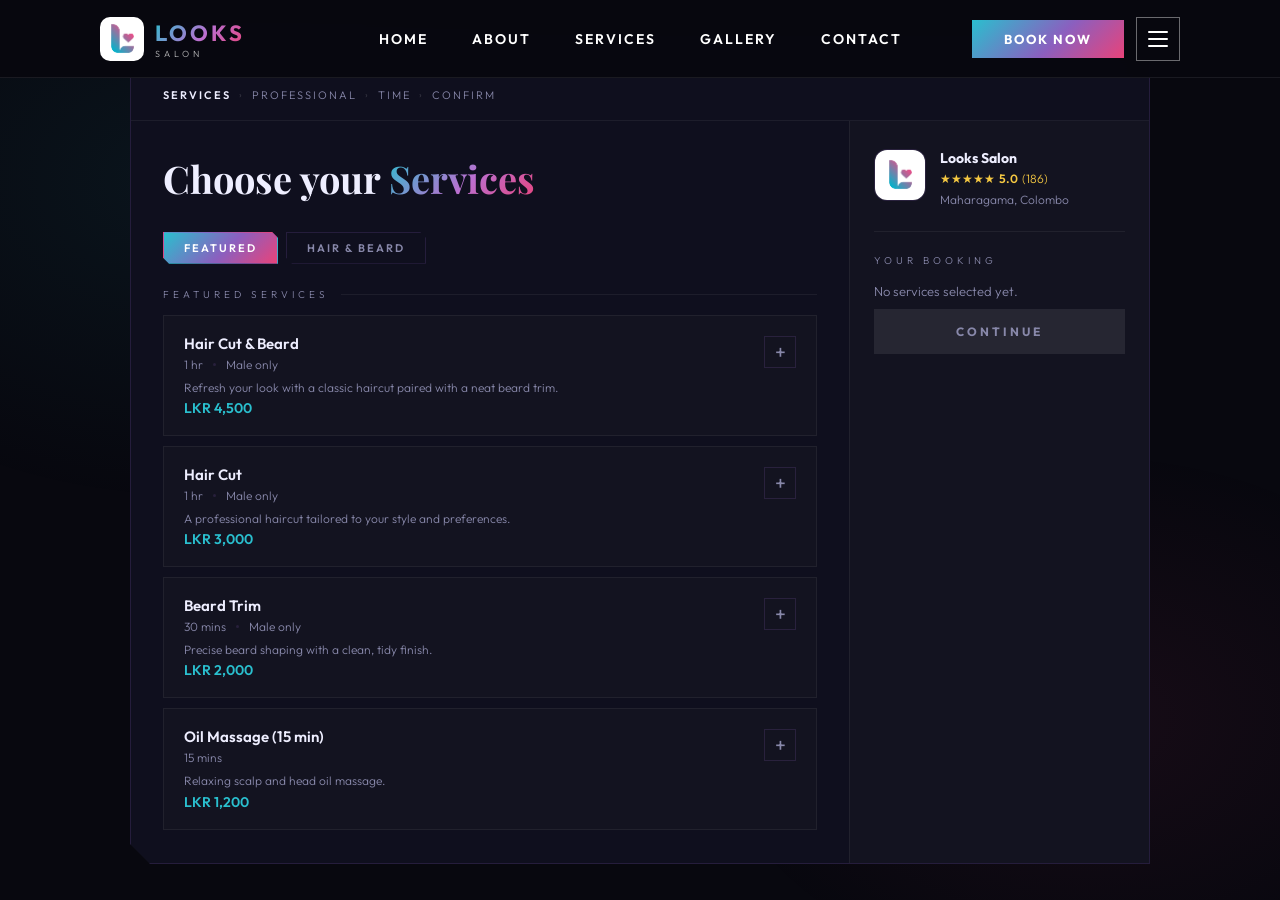
<file: booking.html>
<!DOCTYPE html>
<html lang="en">
<head>
<meta charset="UTF-8"/>
<meta name="viewport" content="width=device-width, initial-scale=1.0"/>
<title>Looks Salon — Book an Appointment</title>
<link href="https://fonts.googleapis.com/css2?family=Outfit:wght@200;300;400;500;600;700&family=Playfair+Display:ital,wght@0,400;0,700;1,400;1,600&display=swap" rel="stylesheet"/>
<link rel="stylesheet" href="styles/styles.css">
<link rel="stylesheet" href="styles/booking.css">
</head>
<body>

<!-- ══ NAV ══ -->
<nav id="mainNav">
  <div class="nav-inner">
  <!-- Logo left -->
  <a href="index.html" class="nav-logo">
    <div class="nav-logo-img">
      <img src="assets/images/logo.jpg" alt="Looks Salon Logo" width="65">
    </div>
    <div>
      <span class="nav-logo-text">LOOKS</span>
      <span class="nav-logo-sub">SALON</span>
    </div>
  </a>

  <!-- Links center -->
  <ul class="nav-links">
    <li><a href="index.html">Home</a></li>
    <li><a href="index.html#about">About</a></li>
    <li><a href="index.html#services">Services</a></li>
    <li><a href="index.html#gallery">Gallery</a></li>
    <li><a href="index.html#contact">Contact</a></li>
  </ul>

  <!-- Right actions: Book Now + Hamburger -->
  <div class="nav-actions">
    <a href="booking.html" class="nav-book">Book Now</a>
    <button class="nav-hamburger" id="hamburgerBtn" title="Menu">
      <span></span>
      <span></span>
      <span></span>
    </button>
  </div>
</nav>
<div class="nav-drawer-overlay" id="drawerOverlay"></div>
<div class="nav-drawer" id="navDrawer">
  <ul class="drawer-links">
    <li><a href="index.html">Home</a></li>
    <li><a href="index.html#about">About Us</a></li>
    <li><a href="index.html#services">Services</a></li>
    <li><a href="index.html#gallery">Gallery</a></li>
    <li><a href="index.html#contact">Contact</a></li>
  </ul>
  <a href="booking.html" class="drawer-book">Book Appointment</a>
</div>

<!-- ── BOOKING MODAL ── -->
<div class="modal" id="modal">

    <!-- Header -->
    <div class="modal-header">
      <div class="breadcrumb" id="breadcrumb">
        <span class="breadcrumb-step active" id="bc-0" onclick="goToStep(0)">Services</span>
        <span class="breadcrumb-sep">›</span>
        <span class="breadcrumb-step" id="bc-1" onclick="goToStep(1)">Professional</span>
        <span class="breadcrumb-sep">›</span>
        <span class="breadcrumb-step" id="bc-2" onclick="goToStep(2)">Time</span>
        <span class="breadcrumb-sep">›</span>
        <span class="breadcrumb-step" id="bc-3">Confirm</span>
      </div>
    </div>

    <div class="modal-body">
      <!-- Main pane -->
      <div class="modal-main" id="modalMain">
        <!-- Steps rendered by JS -->
      </div>

      <!-- Sidebar -->
      <div class="modal-sidebar">
        <div class="salon-card">
          <div class="salon-thumb"><img src="assets/images/logo.jpg" alt="Looks Salon Logo" width="65"></div>
          <div>
            <div class="salon-name">Looks Salon</div>
            <div class="salon-stars">
              <span>★★★★★</span>
              <span class="salon-rating">5.0</span>
              <span class="salon-reviews">(186)</span>
            </div>
            <div class="salon-addr">Maharagama, Colombo</div>
          </div>
        </div>

        <div class="summary-label">Your Booking</div>
        <div id="summaryItems">
          <div style="font-size:13px;color:var(--muted);margin-bottom:1rem">No services selected yet.</div>
        </div>

        <div class="summary-divider" id="summaryDivider" style="display:none;"></div>
        <div class="summary-total" id="summaryTotal" style="display:none;">
          <span>Total</span>
          <span class="summary-total-price" id="summaryTotalPrice"></span>
        </div>

        <button class="continue-btn" id="continueBtn" onclick="nextStep()" disabled>Continue</button>
      </div>
    </div>
  </div>

<script>
// ── DATA ──
const services = [
  { id:1, name:'Hair Cut & Beard', dur:'1 hr', gender:'Male only', desc:'Refresh your look with a classic haircut paired with a neat beard trim.', price:4500, featured:true },
  { id:2, name:'Hair Cut', dur:'1 hr', gender:'Male only', desc:'A professional haircut tailored to your style and preferences.', price:3000, featured:true },
  { id:3, name:'Beard Trim', dur:'30 mins', gender:'Male only', desc:'Precise beard shaping with a clean, tidy finish.', price:2000, featured:true },
  { id:4, name:'Oil Massage (15 min)', dur:'15 mins', gender:'', desc:'Relaxing scalp and head oil massage.', price:1200, featured:true },
  { id:5, name:'Beard Grey Cover', dur:'5 mins', gender:'Male only', desc:'Quick grey coverage for a youthful finish.', price:800, featured:false },
  { id:6, name:'Hair Colour', dur:'1.5 hrs', gender:'', desc:'Full hair colour treatment with premium products.', price:6500, featured:false },
  { id:7, name:'Facial', dur:'45 mins', gender:'', desc:'Deep cleansing facial for glowing skin.', price:3500, featured:false },
  { id:8, name:'Manicure', dur:'30 mins', gender:'', desc:'Clean, shape and buff with cuticle care.', price:1500, featured:false },
];

const professionals = [
  { id:0, name:'Any Professional', role:'Maximum availability', initials:'✦', anyPro:true },
  { id:1, name:'Vishwa', role:'Senior Stylist', initials:'V', rating:5 },
  { id:2, name:'Rasika', role:'Senior Barber', initials:'R', rating:4.9 },
  { id:3, name:'Nadeeshan', role:'Senior Barber', initials:'N', rating:4.8 },
];

// Booked slots for demo
const bookedSlots = { '2026-3-23-V': ['09:00','10:00','11:00','12:00'], '2026-3-24-V': [] };

// ── STATE ──
let step = 0;
let selectedServices = new Set();
let selectedPro = null;
let selectedDate = null;
let selectedTime = null;
let currentTab = 'featured';
let calMonth = 2; // 0-indexed: March = 2
let calYear = 2026;

// ── HELPERS ──
function fmt(price) { return 'LKR ' + price.toLocaleString(); }

const months = ['January','February','March','April','May','June','July','August','September','October','November','December'];
const days = ['Sun','Mon','Tue','Wed','Thu','Fri','Sat'];

function getDaysInMonth(y, m) { return new Date(y, m+1, 0).getDate(); }
function getFirstDay(y, m) { return new Date(y, m, 1).getDay(); }

function totalPrice() {
  return [...selectedServices].reduce((s, id) => s + services.find(x=>x.id===id).price, 0);
}

// ── RENDER SUMMARY ──
function renderSummary() {
  const si = document.getElementById('summaryItems');
  const sd = document.getElementById('summaryDivider');
  const st = document.getElementById('summaryTotal');
  const stp = document.getElementById('summaryTotalPrice');
  const cb = document.getElementById('continueBtn');

  if (selectedServices.size === 0) {
    si.innerHTML = '<div style="font-size:13px;color:var(--muted);">No services selected yet.</div>';
    sd.style.display = 'none'; st.style.display = 'none';
  } else {
    si.innerHTML = [...selectedServices].map(id => {
      const s = services.find(x=>x.id===id);
      const proLabel = selectedPro ? (selectedPro.anyPro ? 'any professional' : selectedPro.name) : 'any professional';
      return `<div class="summary-item">
        <div class="summary-item-info">
          <div class="summary-item-name">${s.name}</div>
          <div class="summary-item-meta">${s.dur}${s.gender?' · '+s.gender:''} · with ${proLabel}</div>
        </div>
        <div class="summary-item-price">${fmt(s.price)}</div>
      </div>`;
    }).join('');
    sd.style.display = 'block'; st.style.display = 'flex';
    stp.textContent = fmt(totalPrice());
  }

  // Update continue button state
  let canContinue = false;
  if (step === 0) canContinue = selectedServices.size > 0;
  if (step === 1) canContinue = selectedPro !== null;
  if (step === 2) canContinue = selectedDate !== null && selectedTime !== null;
  if (step === 3) { const nok=customerName.trim().length>=2; const pok=/^[\d\s\+\-\(\)]{7,}$/.test(customerPhone.trim()); canContinue=nok&&pok; }
  cb.disabled = !canContinue;
  cb.textContent = step === 3 ? 'Confirm Booking' : 'Continue';
}

// ── BREADCRUMB ──
function updateBreadcrumb() {
  ['bc-0','bc-1','bc-2','bc-3'].forEach((id, i) => {
    const el = document.getElementById(id);
    el.className = 'breadcrumb-step';
    if (i < step) el.classList.add('done');
    else if (i === step) el.classList.add('active');
  });
}

// ── STEPS ──
function renderStep() {
  updateBreadcrumb();
  const main = document.getElementById('modalMain');
  if (step === 0) renderServices(main);
  else if (step === 1) renderProfessionals(main);
  else if (step === 2) renderTime(main);
  else if (step === 3) renderConfirm(main);
  renderSummary();
}

// STEP 0: Services
function renderServices(main) {
  const featured = services.filter(s => currentTab === 'featured' ? s.featured : !s.featured || true);
  const list = currentTab === 'featured' ? services.filter(s => s.featured) : services;

  main.innerHTML = `<div class="step-panel">
    <h2 class="step-title">Choose your <span>Services</span></h2>
    <div class="service-tabs">
      <button class="tab ${currentTab==='featured'?'active':''}" onclick="switchTab('featured')">Featured</button>
      <button class="tab ${currentTab==='all'?'active':''}" onclick="switchTab('all')">Hair & Beard</button>
    </div>
    <div class="section-label">Featured Services</div>
    ${list.map(s => `
      <div class="service-card ${selectedServices.has(s.id)?'selected':''}" onclick="toggleService(${s.id})">
        <div class="service-info">
          <div class="service-name">${s.name}</div>
          <div class="service-meta">
            <span>${s.dur}</span>
            ${s.gender ? `<span class="service-meta-dot"></span><span>${s.gender}</span>` : ''}
          </div>
          <div class="service-desc">${s.desc}</div>
          <div class="service-price">${fmt(s.price)}</div>
        </div>
        <button class="service-add-btn" onclick="event.stopPropagation();toggleService(${s.id})">
          ${selectedServices.has(s.id) ? '✓' : '+'}
        </button>
      </div>`).join('')}
  </div>`;
}

function switchTab(tab) {
  currentTab = tab;
  renderStep();
}

function toggleService(id) {
  if (selectedServices.has(id)) selectedServices.delete(id);
  else selectedServices.add(id);
  renderStep();
}

// STEP 1: Professionals
function renderProfessionals(main) {
  main.innerHTML = `<div class="step-panel">
    <h2 class="step-title">Select your <span>Professional</span></h2>
    <div class="prof-grid">
      ${professionals.map(p => `
        <div class="prof-card ${selectedPro && selectedPro.id===p.id ? 'selected' : ''}" onclick="selectPro(${p.id})">
          <div class="prof-avatar">${p.initials}</div>
          <div class="prof-info">
            <div class="prof-name">${p.name}</div>
            <div class="prof-role">${p.role}</div>
            ${p.rating ? `<div class="prof-stars"><span>${'★'.repeat(5)}</span></div>` : ''}
          </div>
          <button class="prof-select-btn">${selectedPro && selectedPro.id===p.id ? 'Selected' : 'Select'}</button>
        </div>`).join('')}
    </div>
  </div>`;
}

function selectPro(id) {
  selectedPro = professionals.find(p => p.id === id);
  renderStep();
}

// STEP 2: Time
function renderTime(main) {
  const firstDay = getFirstDay(calYear, calMonth);
  const daysInMonth = getDaysInMonth(calYear, calMonth);
  const today = new Date();
  const todayStr = `${today.getFullYear()}-${today.getMonth()}-${today.getDate()}`;

  let calCells = '';
  // Day labels
  const dayLabels = ['Su','Mo','Tu','We','Th','Fr','Sa'];
  calCells += dayLabels.map(d => `<div class="cal-day-label">${d}</div>`).join('');

  // Empty cells
  for (let i = 0; i < firstDay; i++) calCells += `<div class="cal-day empty"></div>`;

  for (let d = 1; d <= daysInMonth; d++) {
    const dateStr = `${calYear}-${calMonth}-${d}`;
    const isPast = new Date(calYear, calMonth, d) < new Date(today.getFullYear(), today.getMonth(), today.getDate());
    const isToday = dateStr === todayStr;
    const isSelected = selectedDate === dateStr;
    const cls = ['cal-day', isPast?'disabled':'', isToday?'today':'', isSelected?'selected':''].filter(Boolean).join(' ');
    calCells += `<div class="${cls}" onclick="${isPast?'':'selectDate(\''+dateStr+'\')'}">${d}</div>`;
  }

  // Time slots
  const times = ['09:00','09:30','10:00','10:30','11:00','11:30','12:00','12:30','13:00','13:30','14:00','14:30','15:00','15:30','16:00','16:30','17:00','17:30'];
  const proKey = selectedDate && selectedPro ? `${selectedDate}-${selectedPro.initials}` : null;
  const booked = proKey && bookedSlots[proKey] ? bookedSlots[proKey] : [];

  const slotsHtml = selectedDate ? `
    <div class="slots-label">Available Times — ${selectedDate.split('-').slice(2).join('')} ${months[calMonth]}</div>
    <div class="slots-grid">
      ${times.map(t => {
        const isBooked = booked.includes(t);
        const isSel = selectedTime === t;
        const cls = ['time-slot', isBooked?'booked':'', isSel?'selected':''].filter(Boolean).join(' ');
        return `<div class="${cls}" onclick="${isBooked?'':'selectTime(\''+t+'\')'}">${t}</div>`;
      }).join('')}
    </div>` : `<div style="font-size:13px;color:var(--muted);padding:24px 0;">← Select a date to see available times.</div>`;

  main.innerHTML = `<div class="step-panel">
    <h2 class="step-title">Pick a <span>Date & Time</span></h2>
    ${selectedPro && !selectedPro.anyPro ? `<div style="display:flex;align-items:center;gap:10px;margin-bottom:20px;">
      <div style="width:32px;height:32px;background:var(--grad-soft);border-radius:50%;display:flex;align-items:center;justify-content:center;font-weight:700;color:var(--teal);font-size:14px;">${selectedPro.initials}</div>
      <span style="font-size:14px;color:var(--muted);">with <strong style="color:var(--cream);">${selectedPro.name}</strong></span>
    </div>` : ''}
    <div class="calendar-header">
      <span class="cal-month">${months[calMonth]} ${calYear}</span>
      <div class="cal-nav">
        <button class="cal-nav-btn" onclick="changeMonth(-1)">‹</button>
        <button class="cal-nav-btn" onclick="changeMonth(1)">›</button>
      </div>
    </div>
    <div class="cal-grid">${calCells}</div>
    ${slotsHtml}
  </div>`;
}

function selectDate(d) {
  selectedDate = d; selectedTime = null;
  renderStep();
}
function selectTime(t) {
  selectedTime = t;
  renderStep();
}
function changeMonth(dir) {
  calMonth += dir;
  if (calMonth < 0) { calMonth = 11; calYear--; }
  if (calMonth > 11) { calMonth = 0; calYear++; }
  renderStep();
}

// Customer detail state
let customerName = '';
let customerPhone = '';
let customerNote = '';

// STEP 3: Confirm
function renderConfirm(main) {
  const proName = selectedPro ? (selectedPro.anyPro ? 'Any Professional' : selectedPro.name) : '—';
  const dateLabel = selectedDate ? selectedDate.split('-')[2] + ' ' + months[parseInt(selectedDate.split('-')[1])] + ' ' + selectedDate.split('-')[0] : '—';
  const items = [...selectedServices].map(id => services.find(x=>x.id===id));

  main.innerHTML = '<div class="step-panel">'
    + '<h2 class="step-title">Confirm your <span>Booking</span></h2>'
    + '<div class="confirm-grid">'
    + '<div class="confirm-row"><div>'
    +   '<div class="confirm-row-label">Services</div>'
    +   '<div class="confirm-row-value">' + items.map(s=>s.name).join(', ') + '</div>'
    + '</div><button class="confirm-row-edit" onclick="goToStep(0)">Edit</button></div>'
    + '<div class="confirm-row"><div>'
    +   '<div class="confirm-row-label">Professional</div>'
    +   '<div class="confirm-row-value">' + proName + '</div>'
    + '</div><button class="confirm-row-edit" onclick="goToStep(1)">Edit</button></div>'
    + '<div class="confirm-row"><div>'
    +   '<div class="confirm-row-label">Date & Time</div>'
    +   '<div class="confirm-row-value">' + dateLabel + ' at ' + selectedTime + '</div>'
    + '</div><button class="confirm-row-edit" onclick="goToStep(2)">Edit</button></div>'
    + '<div class="confirm-row" style="flex-direction:column;align-items:flex-start;">'
    +   '<div class="confirm-row-label">Total</div>'
    +   '<div style="font-size:22px;font-weight:700;background:var(--grad-t);-webkit-background-clip:text;-webkit-text-fill-color:transparent;background-clip:text;">' + fmt(totalPrice()) + '</div>'
    + '</div></div>'
    + '<div class="customer-section">'
    +   '<div class="customer-section-title">Your Details</div>'
    +   '<div class="input-row">'
    +     '<div class="input-group">'
    +       '<label class="input-label" for="custName">Full Name <span style="color:var(--pink)">*</span></label>'
    +       '<input class="text-input" id="custName" type="text" placeholder="e.g. Kasun Perera" oninput="customerName=this.value;liveValidate()" />'
    +       '<span class="input-error" id="nameError">Please enter your full name.</span>'
    +     '</div>'
    +     '<div class="input-group">'
    +       '<label class="input-label" for="custPhone">Phone Number <span style="color:var(--pink)">*</span></label>'
    +       '<input class="text-input" id="custPhone" type="tel" placeholder="e.g. 077 123 4567" oninput="customerPhone=this.value;liveValidate()" />'
    +       '<span class="input-error" id="phoneError">Please enter a valid phone number.</span>'
    +     '</div>'
    +   '</div>'
    +   '<div class="input-group">'
    +     '<label class="input-label" for="custNote">Special Requests <span style="color:var(--muted);font-weight:300;">(optional)</span></label>'
    +     '<textarea class="text-input" id="custNote" rows="3" placeholder="Any notes for your stylist..." style="resize:none;" oninput="customerNote=this.value"></textarea>'
    +   '</div>'
    + '</div>'
    + '</div>';

  // Restore saved values
  const n = document.getElementById('custName');
  const p = document.getElementById('custPhone');
  const nt = document.getElementById('custNote');
  if (n) n.value = customerName;
  if (p) p.value = customerPhone;
  if (nt) nt.value = customerNote;
  updateConfirmBtn();
}

function liveValidate() {
  updateConfirmBtn();
}

function updateConfirmBtn() {
  const cb = document.getElementById('continueBtn');
  if (!cb) return;
  const nameOk = customerName.trim().length >= 2;
  const phoneOk = /^[\d\s\+\-\(\)]{7,}$/.test(customerPhone.trim());
  cb.disabled = !(nameOk && phoneOk);
}

function validateAndConfirm() {
  const nameOk = customerName.trim().length >= 2;
  const phoneOk = /^[\d\s\+\-\(\)]{7,}$/.test(customerPhone.trim());
  const nameEl  = document.getElementById('custName');
  const phoneEl = document.getElementById('custPhone');
  const nameErr = document.getElementById('nameError');
  const phoneErr= document.getElementById('phoneError');
  if (nameEl)  nameEl.classList.toggle('error', !nameOk);
  if (nameErr) nameErr.classList.toggle('show', !nameOk);
  if (phoneEl) phoneEl.classList.toggle('error', !phoneOk);
  if (phoneErr)phoneErr.classList.toggle('show', !phoneOk);
  return nameOk && phoneOk;
}

// ── NAVIGATION ──
function nextStep() {
  if (step === 3) {
    if (!validateAndConfirm()) return;
    confirmBooking();
    return;
  }
  step++;
  renderStep();
}

function goToStep(s) {
  if (s >= step && s !== 0) return;
  if (s <= step) { step = s; renderStep(); }
}

function confirmBooking() {
  const main = document.getElementById('modalMain');
  document.getElementById('continueBtn').style.display = 'none';
  const proName = selectedPro ? (selectedPro.anyPro ? 'any professional' : selectedPro.name) : 'a professional';
  const dateLabel = selectedDate ? selectedDate.split('-')[2] + ' ' + months[parseInt(selectedDate.split('-')[1])] : '';
  const ref = 'LKS-' + Math.random().toString(36).substr(2,6).toUpperCase();
  const firstName = customerName.trim().split(' ')[0];

  const html = [
    '<div class="success-view">',
    '<div class="success-icon">\u2713</div>',
    '<div class="success-title">You are all set, ' + firstName + '!</div>',
    '<div class="success-sub">Your appointment at <strong>Looks Salon</strong> has been confirmed for <strong>' + dateLabel + '</strong> at <strong>' + selectedTime + '</strong> with <strong>' + proName + '</strong>.<br><br>We will reach out to <strong>' + customerPhone + '</strong> if anything changes.</div>',
    '<div class="success-ref">Ref: ' + ref + '</div>',
    '<button class="open-btn" onclick="resetModal()" style="margin-top:8px;">Book Another</button>',
    '</div>'
  ].join('');
  main.innerHTML = html;

  ['bc-0','bc-1','bc-2','bc-3'].forEach(function(id) {
    document.getElementById(id).className = 'breadcrumb-step done';
  });
}

function resetModal() {
  step = 0;
  selectedServices = new Set();
  selectedPro = null;
  selectedDate = null;
  selectedTime = null;
  customerName = '';
  customerPhone = '';
  customerNote = '';
  document.getElementById('continueBtn').style.display = '';
  renderStep();
}

// ── MODAL OPEN/CLOSE ──
function openModal() {
  renderStep();
}
function closeModal() {
  // No overlay to close
}
// Close on backdrop click - removed since no overlay
// document.getElementById('modalOverlay').addEventListener('click', function(e) {
//   if (e.target === this) closeModal();
// });

// Initialize modal on load
document.addEventListener('DOMContentLoaded', function() {
  renderStep();
});

</script>
<script type="module" src="js/main.js"></script>
</body>
</html>
</file>
<file: styles/styles.css>
/* ─── ROOT VARIABLES ─── */
:root {
  --black: #08080f;
  --surface: #0f0f1e;
  --card: #131320;
  --border: rgba(138, 95, 191, 0.18);
  --cream: #eeeeff;
  --muted: #8888aa;
  --teal: #2abfce;
  --purple: #8b5fbf;
  --pink: #e8437a;
  --grad: linear-gradient(135deg, #2abfce 0%, #8b5fbf 55%, #e8437a 100%);
  --grad-t: linear-gradient(135deg, #2abfce 0%, #bb6fd0 55%, #e8437a 100%);
}

/* ─── BASE STYLES ─── */
*,
*::before,
*::after {
  margin: 0;
  padding: 0;
  box-sizing: border-box;
}

html {
  scroll-behavior: smooth;
  overflow-x: hidden;
}

body {
  background: var(--black);
  color: var(--cream);
  font-family: 'Outfit', sans-serif;
  font-weight: 300;
  overflow-x: hidden;
}

/* ─── NAVIGATION ─── */
nav {
  position: fixed;
  top: 0;
  left: 0;
  right: 0;
  z-index: 200;
  height: 78px;
  background: rgba(8, 8, 15, 0.97);
  backdrop-filter: blur(20px);
  border-bottom: 1px solid rgba(255, 255, 255, 0.08);
  transition: background 0.4s;
  display: flex;
  align-items: center;
  justify-content: center;
}

nav.scrolled {
  background: #08080f;
  border-bottom-color: var(--border);
}

.nav-inner {
  width: 100%;
  max-width: 1200px;
  margin: 0 auto;
  padding: 0 60px;
  display: grid;
  grid-template-columns: 1fr auto 1fr;
  align-items: center;
}

/* Logo */
.nav-logo {
  display: flex;
  align-items: center;
  gap: 11px;
  text-decoration: none;
  justify-self: start;
}

.nav-logo-img {
  width: 44px;
  height: 44px;
  border-radius: 10px;
  background: #fff;
  display: flex;
  align-items: center;
  justify-content: center;
  overflow: hidden;
  flex-shrink: 0;
}

.nav-logo-text {
  font-size: 22px;
  font-weight: 700;
  letter-spacing: 3px;
  text-transform: uppercase;
  background: var(--grad-t);
  -webkit-background-clip: text;
  -webkit-text-fill-color: transparent;
  background-clip: text;
}

.nav-logo-sub {
  display: block;
  font-size: 9px;
  letter-spacing: 4px;
  text-transform: uppercase;
  color: #fff;
  margin-top: 1px;
  -webkit-text-fill-color: #fff;
  opacity: 0.7;
}

/* Links */
.nav-links {
  display: flex;
  gap: 0;
  list-style: none;
  justify-self: center;
}

.nav-links a {
  text-decoration: none;
  color: #fff;
  font-size: 14px;
  letter-spacing: 2px;
  text-transform: uppercase;
  font-weight: 600;
  padding: 0 22px;
  line-height: 78px;
  display: block;
  transition: color .25s;
  position: relative;
}

.nav-links a::after {
  content: '';
  position: absolute;
  bottom: 0;
  left: 22px;
  right: 22px;
  height: 2px;
  background: var(--grad);
  transform: scaleX(0);
  transform-origin: center;
  transition: transform .3s;
}

.nav-links a:hover {
  color: var(--teal);
}

.nav-links a:hover::after {
  transform: scaleX(1);
}

/* Actions */
.nav-actions {
  display: flex;
  align-items: center;
  gap: 12px;
  justify-self: end;
}

.nav-book {
  background: var(--grad);
  color: #fff;
  padding: 11px 32px;
  font-size: 13px;
  letter-spacing: 2px;
  text-transform: uppercase;
  font-weight: 700;
  text-decoration: none;
  transition: opacity .25s, transform .2s;
}

.nav-book:hover {
  opacity: .85;
  transform: translateY(-1px);
}

/* Hamburger */
.nav-hamburger {
  width: 44px;
  height: 44px;
  border: 1.5px solid rgba(255, 255, 255, 0.4);
  background: transparent;
  cursor: pointer;
  display: flex;
  flex-direction: column;
  align-items: center;
  justify-content: center;
  gap: 5px;
  transition: border-color .25s, background .25s;
  flex-shrink: 0;
}

.nav-hamburger:hover {
  border-color: var(--teal);
  background: rgba(42, 191, 206, 0.08);
}

.nav-hamburger span {
  display: block;
  width: 20px;
  height: 2px;
  background: #fff;
  border-radius: 1px;
  transition: background .25s;
}

.nav-hamburger:hover span {
  background: var(--teal);
}

/* Mobile Drawer */
.nav-drawer {
  position: fixed;
  top: 78px;
  right: 0;
  bottom: 0;
  width: 280px;
  z-index: 300;
  background: #08080f;
  border-left: 1px solid var(--border);
  transform: translateX(100%);
  transition: transform .35s cubic-bezier(.4, 0, .2, 1);
  padding: 32px 0;
  overflow-y: auto;
}

.nav-drawer.open {
  transform: translateX(0);
}

.nav-drawer-overlay {
  position: fixed;
  inset: 0;
  z-index: 299;
  background: rgba(0, 0, 0, 0.5);
  opacity: 0;
  pointer-events: none;
  transition: opacity .35s;
}

.nav-drawer-overlay.open {
  opacity: 1;
  pointer-events: all;
}

.drawer-links {
  list-style: none;
  padding: 0;
  margin: 0;
}

.drawer-links li a {
  display: block;
  padding: 16px 32px;
  color: #fff;
  text-decoration: none;
  font-size: 15px;
  letter-spacing: 2px;
  text-transform: uppercase;
  font-weight: 600;
  border-bottom: 1px solid var(--border);
  transition: color .25s, background .25s;
}

.drawer-links li a:hover {
  color: var(--teal);
  background: rgba(42, 191, 206, 0.05);
}

.drawer-book {
  display: block;
  margin: 24px 32px 0;
  background: var(--grad);
  color: #fff;
  text-align: center;
  padding: 14px 24px;
  font-size: 13px;
  letter-spacing: 2px;
  text-transform: uppercase;
  font-weight: 700;
  text-decoration: none;
}

/* ─── HERO SECTION ─── */
.hero {
  position: relative;
  width: 100%;
  height: 100vh;
  display: flex;
  align-items: flex-end;
  padding: 0 70px 90px;
  overflow: hidden;
}

.hero-video {
  position: absolute;
  inset: 0;
  z-index: 2;
  width: 100%;
  height: 100%;
  object-fit: cover;
  display: block;
}

.hero-video-fallback {
  position: absolute;
  inset: 0;
  z-index: 1;
  background: var(--black);
}

.hero-overlay {
  position: absolute;
  inset: 0;
  z-index: 3;
  background: linear-gradient(to right, rgba(8, 8, 15, 0.75) 0%, rgba(8, 8, 15, 0.25) 55%, rgba(8, 8, 15, 0.1) 100%), linear-gradient(to top, rgba(8, 8, 15, 0.70) 0%, rgba(8, 8, 15, 0.0) 60%);
}

.hero-color-wash {
  position: absolute;
  inset: 0;
  z-index: 3;
  background: radial-gradient(ellipse 50% 70% at 10% 90%, rgba(42, 191, 206, 0.12) 0%, transparent 60%), radial-gradient(ellipse 40% 50% at 5% 50%, rgba(139, 95, 191, 0.08) 0%, transparent 55%);
}

.hero-content {
  position: relative;
  z-index: 4;
  max-width: 650px;
}

.hero-tag {
  display: inline-flex;
  align-items: center;
  gap: 8px;
  background: rgba(255, 255, 255, 0.08);
  border: 1px solid rgba(255, 255, 255, 0.15);
  backdrop-filter: blur(8px);
  padding: 7px 18px;
  border-radius: 2px;
  font-size: 11px;
  letter-spacing: 3px;
  text-transform: uppercase;
  color: rgba(255, 255, 255, 0.75);
  margin-bottom: 28px;
  opacity: 0;
  animation: fadeUp .7s .2s forwards;
}

.hero-tag-dot {
  width: 7px;
  height: 7px;
  border-radius: 50%;
  background: var(--grad);
}

.hero-h1 {
  font-family: 'Playfair Display', serif;
  font-size: clamp(46px, 7vw, 90px);
  line-height: 1.05;
  font-weight: 700;
  color: #fff;
  opacity: 0;
  animation: fadeUp .8s .35s forwards;
}

.hero-h1 em {
  display: block;
  font-style: italic;
  background: var(--grad-t);
  -webkit-background-clip: text;
  -webkit-text-fill-color: transparent;
  background-clip: text;
}

.hero-sub {
  font-size: 15px;
  color: rgba(255, 255, 255, 0.65);
  margin: 20px 0 38px;
  line-height: 1.75;
  font-weight: 300;
  max-width: 500px;
  opacity: 0;
  animation: fadeUp .8s .5s forwards;
}

.hero-btns {
  display: flex;
  gap: 14px;
  flex-wrap: wrap;
  opacity: 0;
  animation: fadeUp .8s .65s forwards;
}

.btn-g {
  background: var(--grad);
  color: #fff;
  padding: 15px 40px;
  text-decoration: none;
  font-size: 12px;
  letter-spacing: 2px;
  text-transform: uppercase;
  font-weight: 600;
  transition: opacity .3s, transform .2s;
  display: inline-block;
}

.btn-g:hover {
  opacity: .85;
  transform: translateY(-2px);
}

.btn-o {
  border: 1.5px solid rgba(255, 255, 255, 0.45);
  color: #fff;
  padding: 15px 40px;
  text-decoration: none;
  font-size: 12px;
  letter-spacing: 2px;
  text-transform: uppercase;
  transition: border-color .3s, background .3s;
  display: inline-block;
}

.btn-o:hover {
  border-color: var(--teal);
  background: rgba(42, 191, 206, 0.1);
}

.hero-scroll {
  position: absolute;
  bottom: 36px;
  right: 70px;
  z-index: 4;
  display: flex;
  flex-direction: column;
  align-items: center;
  gap: 10px;
  opacity: 0;
  animation: fadeUp .8s 1.1s forwards;
}

.hero-scroll span {
  font-size: 9px;
  letter-spacing: 3px;
  text-transform: uppercase;
  color: rgba(255, 255, 255, 0.45);
}

.scroll-line {
  width: 1px;
  height: 50px;
  background: linear-gradient(to bottom, rgba(42, 191, 206, 0.8), transparent);
  animation: scrollPulse 2s ease-in-out infinite;
}

.video-note {
  background: rgba(42, 191, 206, 0.08);
  border: 1px solid rgba(42, 191, 206, 0.2);
  padding: 12px 24px;
  text-align: center;
  font-size: 12px;
  color: var(--teal);
  letter-spacing: 1px;
}

.video-note strong {
  font-weight: 600;
}

/* ─── STATS ─── */
.stats-row {
  background-color: #cac3e6;
  display: flex;
  border-top: 1px solid var(--border);
  border-bottom: 1px solid var(--border);
}

.stat {
  flex: 1;
  padding: 30px 16px;
  text-align: center;
  border-right: 1px solid var(--border);
  transition: background .3s;
}

.stat:last-child {
  border-right: none;
}

.stat:hover {
  background: rgba(139, 95, 191, .05);
}

.stat-n {
  font-family: 'Playfair Display', serif;
  font-size: 40px;
  font-weight: 700;
  line-height: 1;
  color: #3c1647;
}

.stat-l {
  font-size: 10px;
  letter-spacing: 2.5px;
  text-transform: uppercase;
  color: #3c1647;
  margin-top: 7px;
}

/* ─── SHARED SECTION STYLES ─── */
section {
  padding: 110px 60px;
}

.ey {
  font-size: 2.5rem;
  letter-spacing: 3px;
  text-transform: uppercase;
  display: inline-block;
  margin-bottom: 14px;
  background: var(--grad-t);
  -webkit-background-clip: text;
  -webkit-text-fill-color: transparent;
  background-clip: text;
  font-weight: 600;
}

.st {
  font-family: 'Playfair Display', serif;
  font-size: clamp(34px, 5vw, 58px);
  font-weight: 700;
  line-height: 1.15;
  color: var(--cream);
}

.st em {
  font-style: italic;
  background: var(--grad-t);
  -webkit-background-clip: text;
  -webkit-text-fill-color: transparent;
  background-clip: text;
}

.g-line {
  width: 48px;
  height: 3px;
  border-radius: 2px;
  background: var(--grad);
  margin: 22px 0 30px;
}

/* ─── ABOUT SECTION ─── */
.about-section {
  padding: 50px 60px 0px 60px;
  background: var(--black);
}

.about-text {
  text-align: left;
  max-width: 680px;
  margin: 0 auto 60px;
}

.about-text .ey {
  display: block;
  text-align: center;
}

.about-text .st {
  margin-bottom: 0;
}

.about-text .g-line {
  margin: 22px 0 28px;
}

.about-text p {
  color: var(--muted);
  line-height: 1.9;
  font-size: 15px;
  margin-bottom: 14px;
}

.about-text .btn-g {
  margin-top: 18px;
  display: inline-block;
}

.about-text-left {
  text-align: left;
  max-width: 680px;
  margin: 0 0 60px;
}

.about-text-left .st {
  margin-bottom: 0;
}

.about-text-left .g-line {
  margin: 22px 0 28px;
}

.about-text-left p {
  color: var(--muted);
  line-height: 1.9;
  font-size: 15px;
  margin-bottom: 14px;
}

.about-text-left .btn-g {
  margin-top: 18px;
  display: inline-block;
}

.about-row {
  display: flex;
  gap: 40px;
  align-items: center;
  justify-content: center;
  max-width: 1100px;
  margin: 0 auto;
}

.about-imgs {
  display: grid;
  grid-template-columns: repeat(2, 1fr);
  gap: 18px;
  margin-top: 10px;
}

.about-img-card {
  position: relative;
  overflow: hidden;
  border-radius: 20px;
  height: 360px;
  cursor: pointer;
  width: 200px;
}

.about-img-card img {
  width: 100%;
  height: 100%;
  object-fit: cover;
  display: block;
  transition: transform .5s;
}

.about-img-card:hover img {
  transform: scale(1.06);
}

.about-img-card::before {
  content: '';
  position: absolute;
  inset: 0;
  z-index: 1;
  border-radius: 20px;
  border: 2px solid transparent;
  background: var(--grad) border-box;
  -webkit-mask: linear-gradient(#fff 0 0) padding-box, linear-gradient(#fff 0 0);
  -webkit-mask-composite: destination-out;
  mask-composite: exclude;
  opacity: 0;
  transition: opacity .35s;
}

.about-img-card:hover::before {
  opacity: 1;
}

.about-img-label {
  position: absolute;
  bottom: 0;
  left: 0;
  right: 0;
  z-index: 2;
  padding: 22px 20px;
  background: linear-gradient(transparent, rgba(8, 8, 15, 0.88));
  font-size: 12px;
  letter-spacing: 2px;
  text-transform: uppercase;
  font-weight: 600;
  background-clip: unset;
  -webkit-text-fill-color: unset;
  color: var(--teal);
  opacity: 0;
  transition: opacity .35s;
}

.about-img-card:hover .about-img-label {
  opacity: 1;
}

/* ─── SERVICES SECTION ─── */
.svc-section {
  background: var(--black);
  padding: 0px 60px 50px 60px;
}

.svc-header-wrap {
  text-align: center;
  margin-bottom: 70px;
}

.svc-header-wrap .ey {
  display: block;
  text-align: center;
}

.svc-pill {
  display: inline-block;
  border: 1px solid var(--border);
  padding: 8px 24px;
  border-radius: 50px;
  font-size: 2.5rem;
  letter-spacing: 3px;
  text-transform: uppercase;
  color: var(--muted);
  margin-bottom: 22px;
}

.svc-big-title {
  font-family: 'Outfit', sans-serif;
  font-weight: 800;
  font-size: clamp(32px, 5.5vw, 62px);
  line-height: 1.1;
  text-transform: uppercase;
  color: var(--cream);
  margin-bottom: 18px;
  letter-spacing: -1px;
}

.svc-big-title em {
  font-style: normal;
  background: var(--grad-t);
  -webkit-background-clip: text;
  -webkit-text-fill-color: transparent;
  background-clip: text;
}

.svc-subtitle {
  font-size: 14px;
  color: var(--muted);
  line-height: 1.75;
  max-width: 520px;
  margin: 0 auto;
}

/* Service Grid Tiles */
.svc-grid {
  display: grid;
  grid-template-columns: repeat(3, 1fr);
  gap: 0;
  max-width: 1000px;
  margin: 0 auto;
}

.svc-tile {
  position: relative;
  --bg-img: none;
  background-color: #0d0d1a;
  background-image: linear-gradient(rgba(13, 13, 26, 0.65), rgba(13, 13, 26, 0.65)), var(--bg-img);
  background-size: cover;
  background-position: center;
  border: 1px solid rgba(21, 64, 158, 0.575);
  padding: 52px 24px 40px;
  display: flex;
  flex-direction: column;
  align-items: center;
  gap: 0;
  cursor: pointer;
  overflow: hidden;
  transition: background .35s;
  text-decoration: none;
  border-radius: 30px;
  margin: 2px;
}

.svc-tile::before {
  content: '';
  position: absolute;
  inset: 0;
  background: var(--grad);
  opacity: 0;
  transition: opacity .35s;
  z-index: 0;
}

.svc-tile::after {
  content: '';
  position: absolute;
  inset: 2px;
  z-index: 1;
  transition: background .35s;
}

.svc-tile:hover::before {
  opacity: 1;
}

.svc-tile:hover::after {
  background: rgba(17, 24, 40, 0.65);
}

.svc-tile-inner {
  position: relative;
  z-index: 2;
  display: flex;
  flex-direction: column;
  align-items: center;
  gap: 0;
  width: 100%;
}

.svc-tile-num {
  position: absolute;
  top: 18px;
  left: 22px;
  z-index: 3;
  font-size: 10px;
  letter-spacing: 3px;
  font-weight: 700;
  color: rgba(255, 255, 255, 0.2);
  transition: color .35s;
}

.svc-tile:hover .svc-tile-num {
  color: rgba(255, 255, 255, 0.5);
}

.svc-tile-icon {
  width: 68px;
  height: 68px;
  display: flex;
  align-items: center;
  justify-content: center;
  color: rgba(42, 191, 206, 0.6);
  margin-bottom: 28px;
  transition: color .35s, transform .35s;
}

.svc-tile:hover .svc-tile-icon {
  color: #fff;
  transform: translateY(-4px) scale(1.08);
}

.svc-tile-name {
  font-size: .9rem;
  letter-spacing: 4px;
  text-transform: uppercase;
  font-weight: 800;
  color: rgba(255, 255, 255, 0.75);
  text-align: center;
  margin-bottom: auto;
  display: flex;
  justify-content: center;
  align-items: center;
  height: 100px;
  transition: color .35s;
}

.svc-tile:hover .svc-tile-name {
  color: #fff;
}

.svc-tile-price {
  font-size: 11px;
  letter-spacing: 1.5px;
  font-weight: 600;
  background: var(--grad-t);
  -webkit-background-clip: text;
  -webkit-text-fill-color: transparent;
  background-clip: text;
  margin-bottom: 0;
  opacity: 0.7;
  transition: opacity .35s;
}

.svc-tile:hover .svc-tile-price {
  opacity: 1;
}

.svc-tile-desc {
  font-size: 12px;
  color: rgba(255, 255, 255, 0.55);
  line-height: 1.65;
  text-align: center;
  margin-top: 0;
  max-height: 0;
  overflow: hidden;
  transition: max-height .4s ease, margin-top .4s ease, opacity .4s ease;
  opacity: 0;
}

.svc-tile:hover .svc-tile-desc {
  max-height: 80px;
  margin-top: 16px;
  opacity: 1;
}

.svc-tile-cta {
  font-size: 10px;
  letter-spacing: 3px;
  text-transform: uppercase;
  font-weight: 700;
  color: var(--teal);
  margin-top: 0;
  opacity: 0;
  transition: margin-top .35s, opacity .35s;
  display: flex;
  align-items: center;
  gap: 6px;
}

.svc-tile:hover .svc-tile-cta {
  margin-top: 18px;
  opacity: 1;
}

.svc-bg-1 {
  --bg-img: url('../assets/images/1.jpg');
}
  
.svc-bg-2 {
  --bg-img: url('../assets/images/2.jpg');
}

.svc-bg-3 {
  --bg-img: url('../assets/images/3.jpg');
}

.svc-bg-4 {
  --bg-img: url('../assets/images/4.jpg');
}

.svc-bg-5 {
  --bg-img: url('../assets/images/5.jpg');
}

.svc-bg-6 {
  --bg-img: url('../assets/images/6.jpg');
}

/* Service Accordion */
.acc-wrap {
  display: grid;
  grid-template-columns: 1fr 1fr;
  gap: 16px;
  max-width: 1100px;
  margin: 40px auto 0;
}

.acc-item {
  background: var(--card);
  border: 1px solid var(--border);
  border-radius: 18px;
  overflow: hidden;
  transition: border-color .3s;
}

.acc-item.open {
  border-color: rgba(42, 191, 206, 0.45);
}

.acc-header {
  display: flex;
  align-items: center;
  gap: 16px;
  padding: 22px 24px;
  cursor: pointer;
  transition: background .3s;
  user-select: none;
}

.acc-header:hover {
  background: rgba(255, 255, 255, 0.03);
}

.acc-num {
  font-size: 11px;
  letter-spacing: 2px;
  font-weight: 700;
  background: var(--grad-t);
  -webkit-background-clip: text;
  -webkit-text-fill-color: transparent;
  background-clip: text;
  flex-shrink: 0;
  width: 28px;
}

.acc-icon-wrap {
  width: 46px;
  height: 46px;
  border-radius: 12px;
  background: var(--grad);
  flex-shrink: 0;
  display: flex;
  align-items: center;
  justify-content: center;
  font-size: 20px;
}

.acc-title {
  flex: 1;
  font-size: 17px;
  font-weight: 600;
  color: #fff;
}

.acc-price-tag {
  font-size: 12px;
  font-weight: 600;
  background: var(--grad-t);
  -webkit-background-clip: text;
  -webkit-text-fill-color: transparent;
  background-clip: text;
  flex-shrink: 0;
}

.acc-arrow {
  width: 28px;
  height: 28px;
  border-radius: 50%;
  border: 1px solid var(--border);
  display: flex;
  align-items: center;
  justify-content: center;
  color: var(--muted);
  font-size: 13px;
  flex-shrink: 0;
  transition: transform .35s, background .3s, border-color .3s;
}

.acc-item.open .acc-arrow {
  transform: rotate(180deg);
  background: var(--grad);
  border-color: transparent;
  color: #fff;
}

.acc-body {
  display: grid;
  grid-template-rows: 0fr;
  transition: grid-template-rows .35s ease;
}

.acc-item.open .acc-body {
  grid-template-rows: 1fr;
}

.acc-body-inner {
  overflow: hidden;
}

.acc-content {
  padding: 0 24px 24px 88px;
  display: flex;
  gap: 20px;
  align-items: flex-start;
}

.acc-content-left {
  flex: 1;
}

.acc-desc {
  flex: 1;
  font-size: 13px;
  color: var(--muted);
  line-height: 1.75;
}

.acc-img {
  width: 110px;
  height: 80px;
  object-fit: cover;
  border-radius: 12px;
  flex-shrink: 0;
  border: 1px solid var(--border);
}

.acc-book {
  display: inline-block;
  margin-top: 14px;
  background: var(--grad);
  color: #fff;
  padding: 9px 22px;
  border-radius: 50px;
  font-size: 11px;
  letter-spacing: 1.5px;
  text-transform: uppercase;
  font-weight: 600;
  text-decoration: none;
  transition: opacity .3s;
}

.acc-book:hover {
  opacity: .85;
}

/* ─── GALLERY SECTION ─── */
.gal-section {
  padding: 50px 60px 50px 60px;
  background: var(--surface);
}

.gal-hd {
  margin-bottom: 50px;
  text-align: center;
}

.gal-hd .ey {
  display: block;
}

.gal-grid {
  display: grid;
  grid-template-columns: 1.15fr 1fr;
  grid-template-rows: auto;
  gap: 16px;
  max-width: 1200px;
  margin: 0 auto;
}

.gal-big {
  grid-row: 1 / 2;
  position: relative;
  overflow: hidden;
  border-radius: 20px;
  height: 580px;
  cursor: pointer;
}

.gal-big img {
  width: 100%;
  height: 100%;
  object-fit: cover;
  display: block;
  transition: transform .5s;
}

.gal-big:hover img {
  transform: scale(1.04);
}

.gal-small-col {
  display: grid;
  grid-template-rows: 1fr 1fr 1fr;
  gap: 16px;
}

.gal-small {
  position: relative;
  overflow: hidden;
  border-radius: 20px;
  height: 182px;
  cursor: pointer;
}

.gal-small img {
  width: 100%;
  height: 100%;
  object-fit: cover;
  display: block;
  transition: transform .5s;
}

.gal-small:hover img {
  transform: scale(1.05);
}

.gal-overlay {
  position: absolute;
  inset: 0;
  background: linear-gradient(to top, rgba(8, 8, 15, 0.75) 0%, transparent 55%);
  display: flex;
  align-items: flex-end;
  padding: 22px;
  opacity: 0;
  transition: opacity .35s;
}

.gal-big:hover .gal-overlay,
.gal-small:hover .gal-overlay {
  opacity: 1;
}

.gal-overlay-label {
  font-size: 12px;
  letter-spacing: 2.5px;
  text-transform: uppercase;
  font-weight: 600;
  background: var(--grad-t);
  -webkit-background-clip: text;
  -webkit-text-fill-color: transparent;
  background-clip: text;
}

.gal-big::before,
.gal-small::before {
  content: '';
  position: absolute;
  inset: 0;
  z-index: 1;
  border-radius: inherit;
  border: 2px solid transparent;
  background: var(--grad) border-box;
  -webkit-mask: linear-gradient(#fff 0 0) padding-box, linear-gradient(#fff 0 0);
  -webkit-mask-composite: destination-out;
  mask-composite: exclude;
  opacity: 0;
  transition: opacity .35s;
}

.gal-big:hover::before,
.gal-small:hover::before {
  opacity: 1;
}

.gal-cta {
  display: flex;
  justify-content: center;
  align-items: center;
  gap: 16px;
  margin-top: 40px;
  flex-wrap: wrap;
}

.gal-cta p {
  color: var(--muted);
  font-size: 14px;
}

/* ─── GALLERY HORIZONTAL PHOTO STRIP ─── */
.gal-strip-wrap {
  overflow: hidden;
  position: relative;
  width: 100%;
  max-width: 100vw;
  margin: 0 auto;
  padding: 10px 0;
  box-sizing: border-box;
}

/* Soft fade edges */
.gal-strip-wrap::before,
.gal-strip-wrap::after {
  content: '';
  position: absolute;
  top: 0;
  bottom: 0;
  width: 120px;
  z-index: 2;
  pointer-events: none;
}
.gal-strip-wrap::before {
  left: 0;
  background: linear-gradient(to right, var(--surface), transparent);
}
.gal-strip-wrap::after {
  right: 0;
  background: linear-gradient(to left, var(--surface), transparent);
}

@media (max-width: 768px) {
  .gal-strip-wrap {
    width: 100vw;
  }
}

.gal-strip {
  display: flex;
  gap: 18px;
  width: max-content;
  cursor: grab;
  will-change: transform;
}

.gal-strip:active {
  cursor: grabbing;
}

.gal-photo-card {
  position: relative;
  width: 280px;
  height: 360px;
  border-radius: 18px;
  overflow: hidden;
  flex-shrink: 0;
  cursor: pointer;
}

.gal-photo-card img {
  width: 100%;
  height: 100%;
  object-fit: cover;
  display: block;
  transition: transform 0.5s ease;
  pointer-events: none;
  user-select: none;
}

.gal-photo-card:hover img {
  transform: scale(1.06);
}

.gal-photo-label {
  position: absolute;
  bottom: 0;
  left: 0;
  right: 0;
  padding: 20px 18px 16px;
  background: linear-gradient(transparent, rgba(8,8,15,0.82));
  font-family: 'Outfit', sans-serif;
  font-size: 11px;
  font-weight: 700;
  letter-spacing: 2.5px;
  text-transform: uppercase;
  background-clip: unset;
  -webkit-text-fill-color: unset;
  color: rgba(255,255,255,0.85);
  opacity: 0;
  transition: opacity 0.3s ease;
}

.gal-photo-card:hover .gal-photo-label {
  opacity: 1;
}

/* Gradient border on hover */
.gal-photo-card::before {
  content: '';
  position: absolute;
  inset: 0;
  z-index: 1;
  border-radius: 18px;
  border: 2px solid transparent;
  background: var(--grad) border-box;
  -webkit-mask: linear-gradient(#fff 0 0) padding-box, linear-gradient(#fff 0 0);
  -webkit-mask-composite: destination-out;
  mask-composite: exclude;
  opacity: 0;
  transition: opacity 0.35s;
}

.gal-photo-card:hover::before {
  opacity: 1;
}


/* ─── TESTIMONIALS SECTION ─── */
.test-section {
  background: #cac3e6;
  padding: 56px 0;
  position: relative;
}

.test-section::before {
  content: '';
  display: block;
  height: 3px;
  background: var(--grad);
  position: absolute;
  top: 0;
  left: 0;
  right: 0;
}

.test-head {
  padding: 0 60px;
  margin-bottom: 28px;
  text-align: center;
}

.test-head .ey {
  background: var(--grad-t);
  -webkit-background-clip: text;
  -webkit-text-fill-color: transparent;
  background-clip: text;
}

.test-head .st {
  color: #1a1a2e;
}

.test-head .st em {
  background: var(--grad-t);
  -webkit-background-clip: text;
  -webkit-text-fill-color: transparent;
  background-clip: text;
}

.slider-wrap {
  position: relative;
  overflow: hidden;
}

.slider-track {
  display: flex;
  transition: transform 0.5s cubic-bezier(.4, 0, .2, 1);
}

.slide {
  min-width: 100%;
  padding: 0 60px 10px;
  display: flex;
  flex-direction: column;
  align-items: center;
  text-align: center;
}

/* ─── 3-UP CARD CAROUSEL ─── */
.test-carousel-wrap {
  overflow: hidden;
  padding: 10px 0 20px;
}

.test-carousel {
  display: flex;
  gap: 24px;
  transition: transform 0.5s cubic-bezier(.4, 0, .2, 1);
  will-change: transform;
}

.test-card {
  flex: 0 0 calc(33.333% - 16px);
  border-radius: 20px;
  padding: 32px 30px 28px;
  display: flex;
  flex-direction: column;
  align-items: center;
  text-align: center;
  transition: opacity 0.4s ease, transform 0.4s ease;
  opacity: 0.45;
  transform: scale(0.94);
  cursor: pointer;
}

.test-card.active {
  opacity: 1;
  transform: scale(1);
}

.slide-quote {
  font-family: 'Playfair Display', serif;
  font-size: 48px;
  line-height: 0.7;
  font-weight: 700;
  background: var(--grad-t);
  -webkit-background-clip: text;
  -webkit-text-fill-color: transparent;
  background-clip: text;
  margin-bottom: 16px;
  opacity: 0.6;
  display: block;
}

.slide-text {
  font-family: 'Playfair Display', serif;
  font-size: clamp(13px, 1.5vw, 16px);
  font-style: italic;
  line-height: 1.75;
  color: #2a2a3e;
  font-weight: 400;
  max-width: 580px;
  margin: 0 auto 18px;
}

.slide-author {
  font-size: 13px;
  font-weight: 700;
  color: #1a1a2e;
  letter-spacing: 1px;
  margin-bottom: 8px;
}

.slide-stars {
  display: flex;
  gap: 4px;
  justify-content: center;
  margin-bottom: 0;
}

.slide-star {
  font-size: 16px;
  background: var(--grad-t);
  -webkit-background-clip: text;
  -webkit-text-fill-color: transparent;
  background-clip: text;
  filter: drop-shadow(0 0 4px rgba(42, 191, 206, 0.4));
}

.slider-dots {
  display: flex;
  justify-content: center;
  gap: 10px;
  margin-top: 22px;
  margin-bottom: 10px;
  padding: 0 60px;
}

.dot {
  width: 10px;
  height: 10px;
  border-radius: 50%;
  border: 2px solid rgba(0, 0, 0, 0.2);
  background: transparent;
  cursor: pointer;
  transition: all .3s;
  padding: 0;
}

.dot.active {
  background: var(--grad);
  border-color: transparent;
  width: 28px;
  border-radius: 5px;
  box-shadow: 0 0 10px rgba(42, 191, 206, 0.4);
}




/* ─── CONTACT / CTA SECTION ─── */
.cta-section {
  background: var(--card);
  border-top: 1px solid var(--border);
  border-bottom: 1px solid var(--border);
  display: flex;
  justify-content: space-between;
  align-items: center;
  gap: 60px;
  flex-wrap: wrap;
  padding: 100px 60px;
  position: relative;
  overflow: hidden;
}

.cta-orb {
  position: absolute;
  width: 500px;
  height: 500px;
  border-radius: 50%;
  pointer-events: none;
  background: radial-gradient(ellipse, rgba(139, 95, 191, .07), transparent 70%);
  top: -180px;
  right: -160px;
}

.c-item {
  display: flex;
  align-items: center;
  gap: 14px;
  margin-bottom: 20px;
}

.c-icon {
  width: 40px;
  height: 40px;
  border-radius: 11px;
  background: var(--grad);
  display: flex;
  align-items: center;
  justify-content: center;
  font-size: 15px;
  flex-shrink: 0;
}

.c-lbl {
  font-size: 10px;
  letter-spacing: 2px;
  text-transform: uppercase;
  color: var(--muted);
  display: block;
}

.c-val {
  color: var(--cream);
  font-weight: 400;
  font-size: 14px;
  margin-top: 2px;
}

/* ─── FOOTER SECTION ─── */
footer {
  background: var(--surface);
  border-top: 1px solid var(--border);
  position: relative;
  overflow: hidden;
}

.f-top-strip {
  height: 3px;
  background: var(--grad);
  width: 100%;
}

.f-watermark {
  position: absolute;
  bottom: -20px;
  left: 50%;
  transform: translateX(-50%);
  font-family: 'Outfit', sans-serif;
  font-weight: 900;
  font-size: clamp(80px, 14vw, 180px);
  letter-spacing: -4px;
  text-transform: uppercase;
  white-space: nowrap;
  background: var(--grad-t);
  -webkit-background-clip: text;
  -webkit-text-fill-color: transparent;
  background-clip: text;
  opacity: 0.04;
  pointer-events: none;
  user-select: none;
}

.f-main {
  display: grid;
  grid-template-columns: 1.4fr 1fr 1.4fr;
  max-width: 1000px;
  margin: 0 auto;
  gap: 0;
  padding: 64px 60px 48px;
  position: relative;
  z-index: 1;
}

.f-col-inner {
  padding-right: 40px;
}

/* Footer Logo */
.f-logo-wrap {
  display: flex;
  align-items: center;
  gap: 12px;
  margin-bottom: 18px;
  text-decoration: none;
}

.f-logo-box {
  width: 44px;
  height: 44px;
  border-radius: 12px;
  background: #fff;
  display: flex;
  align-items: center;
  justify-content: center;
  font-size: 20px;
  font-weight: 800;
  color: #fff;
  flex-shrink: 0;
  overflow: hidden;
}

.f-logo-name {
  font-size: 20px;
  font-weight: 700;
  letter-spacing: 3px;
  text-transform: uppercase;
  background: var(--grad-t);
  -webkit-background-clip: text;
  -webkit-text-fill-color: transparent;
  background-clip: text;
}

.f-logo-sub {
  display: block;
  font-size: 11px;
  letter-spacing: 3px;
  text-transform: uppercase;
  color: #fff;
  margin-top: -2px;
  font-weight: 500;
}

.f-tagline {
  font-size: 15px;
  color: #fff;
  line-height: 1.85;
  margin-bottom: 28px;
  font-weight: 400;
}

@media (max-width: 768px) {
  .f-tagline{
    display: none;
  }
  .about-text-left {
    margin: 0px;
}
  .center-align-text{
    text-align: center;
  }
  .center-align-box{
    display: block !important;
    margin: 0 auto !important;
    width: fit-content !important;
  }
  .svc-big-title{
    display: none;
  }
}

/* Socials */
.f-socials {
  display: flex;
  gap: 10px;
}

.f-soc {
  width: 42px;
  height: 42px;
  border-radius: 10px;
  border: 1px solid rgba(255, 255, 255, 0.25);
  display: flex;
  align-items: center;
  justify-content: center;
  font-size: 15px;
  text-decoration: none;
  color: #fff;
  transition: border-color .3s, background .3s, transform .2s;
}

.f-soc:hover {
  border-color: transparent;
  background: var(--grad);
  transform: translateY(-3px);
}

/* Links */
.f-col-title {
  font-size: 13px;
  letter-spacing: 3px;
  text-transform: uppercase;
  font-weight: 700;
  background: var(--grad-t);
  -webkit-background-clip: text;
  -webkit-text-fill-color: transparent;
  background-clip: text;
  margin-bottom: 22px;
  display: block;
}

.f-link {
  display: flex;
  align-items: center;
  gap: 8px;
  font-size: 15px;
  color: #fff;
  text-decoration: none;
  line-height: 1;
  padding: 8px 0;
  border-bottom: 1px solid transparent;
  font-weight: 500;
  transition: color .3s, border-color .3s;
}

.f-link::before {
  content: '›';
  font-size: 18px;
  opacity: 0;
  background: var(--grad-t);
  -webkit-background-clip: text;
  -webkit-text-fill-color: transparent;
  background-clip: text;
  transition: opacity .3s, transform .3s;
  transform: translateX(-6px);
}

.f-link:hover {
  color: var(--teal);
}

.f-link:hover::before {
  opacity: 1;
  transform: translateX(0);
}

/* Info Items */
.f-info-item {
  display: flex;
  align-items: flex-start;
  gap: 14px;
  margin-bottom: 22px;
}

.f-info-icon {
  width: 38px;
  height: 38px;
  border-radius: 10px;
  background: rgba(139, 95, 191, 0.2);
  border: 1px solid rgba(255, 255, 255, 0.15);
  display: flex;
  align-items: center;
  justify-content: center;
  color: #fff;
  flex-shrink: 0;
  margin-top: 2px;
}

.f-info-label {
  font-size: 10px;
  letter-spacing: 2.5px;
  text-transform: uppercase;
  color: var(--teal);
  display: block;
  margin-bottom: 5px;
  font-weight: 600;
}

.f-info-val {
  font-size: 15px;
  color: #fff;
  font-weight: 600;
  line-height: 1.6;
}

.f-info-val a {
  color: #fff;
  text-decoration: none;
  transition: color .3s;
  font-weight: 600;
}

.f-info-val a:hover {
  color: var(--teal);
}

/* Footer Bottom */
.f-bottom-divider {
  height: 1px;
  background: rgba(255, 255, 255, 0.2);
  margin: 0 60px;
  position: relative;
  z-index: 1;
}

.f-bottom {
  display: flex;
  justify-content: center;
  align-items: center;
  padding: 20px 60px 28px;
  position: relative;
  z-index: 1;
}

.f-copy {
  font-size: 13px;
  color: rgba(255, 255, 255, 0.6);
  letter-spacing: 0.5px;
}

.f-copy span {
  background: var(--grad-t);
  -webkit-background-clip: text;
  -webkit-text-fill-color: transparent;
  background-clip: text;
  font-weight: 700;
}

.f-credit {
  font-size: 13px;
  color: rgba(255, 255, 255, 0.5);
}

.f-bottom-links {
  display: flex;
  gap: 24px;
}

.f-bottom-links a {
  font-size: 12px;
  color: rgba(255, 255, 255, 0.7);
  text-decoration: none !important;
  letter-spacing: 1px;
  text-transform: uppercase;
  font-weight: 500;
  transition: color .3s;
  border-bottom: none !important;
}

.f-bottom-links a:hover {
  color: #fff;
  text-decoration: none !important;
}

/* ─── KEYFRAMES ─── */
@keyframes fadeUp {
  from {
    opacity: 0;
    transform: translateY(28px);
  }
  to {
    opacity: 1;
    transform: translateY(0);
  }
}

@keyframes scrollG {
  from {
    transform: translateX(0);
  }
  to {
    transform: translateX(-50%);
  }
}

@keyframes scrollPulse {
  0%,
  100% {
    opacity: 1;
    transform: scaleY(1);
  }
  50% {
    opacity: .4;
    transform: scaleY(.7);
  }
}

/* ─── RESPONSIVE STYLES ─── */
@media (max-width: 960px) {
  nav {
    grid-template-columns: 1fr auto;
    padding: 0 20px;
  }
  .nav-links {
    display: none;
  }
  .nav-book {
    display: none;
  }
  .nav-inner {
    grid-template-columns: 1fr auto;
    justify-items: center;
  }
  .nav-logo {
    justify-self: center;
  }
  .nav-actions {
    justify-self: end;
  }
  .hero {
    padding: 0 24px 70px;
  }
  .hero-scroll {
    display: none;
  }
  section {
    padding: 68px 22px;
  }
  .about-section {
    padding: 68px 22px 0px 22px;
  }
  .about-row {
    flex-direction: column;
  }
  .about-imgs {
    grid-template-columns: 1fr;
  }
  .about-img-card {
    height: 350px;
    width: 300px;
  }
  .svc-section {
    padding: 68px 22px 0px 22px;
  }
  .svc-grid {
    grid-template-columns: repeat(2, 1fr) !important;
  }
  .acc-wrap {
    grid-template-columns: 1fr;
  }
  .acc-content {
    flex-direction: column;
    padding: 0 16px 20px 16px;
  }
  .acc-img {
    width: 100%;
    height: 160px;
  }
  .gal-section {
    padding: 68px 22px;
  }
  .gal-strip-wrap {
    margin: 0 -22px; /* match section padding bleed */
  }
  .gal-grid {
    grid-template-columns: 1fr;
  }
  .gal-big {
    height: 320px;
  }
  .gal-small-col {
    grid-template-rows: unset;
    grid-template-columns: 1fr 1fr 1fr;
  }
  .gal-small {
    height: 160px;
  }
  .stats-row {
    flex-wrap: wrap;
  }
  .stat {
    flex: 1 1 50%;
    border-right: none;
    border-bottom: 1px solid var(--border);
  }
  .cta-section {
    flex-direction: column;
    padding: 60px 22px;
  }
  .f-main {
    grid-template-columns: 1fr;
    padding: 40px 22px 32px;
    gap: 32px;
  }
  .f-col-inner {
    padding-right: 0;
  }

  .f-tagline {
    display: none;
  }

  /* Add these ↓ */
  .f-col-inner:first-child {
    align-items: center;
    display: flex;
    flex-direction: column;
  }

  .f-logo-wrap {
    justify-content: center;
  }

  .f-socials {
    justify-content: center;
  }

  .f-divider {
    margin: 0 22px;
  }
  .f-bottom {
    padding: 16px 22px 24px;
    flex-direction: column;
    align-items: flex-start;
    gap: 10px;
  }

  .test-carousel-wrap {
    overflow: hidden;
    padding: 10px 0 20px;
    max-width: 100%;
  }
  .test-carousel {
    gap: 0;
  }
  .test-card {
    flex: 0 0 100%;
    padding: 24px 28px 20px;
  }
  .test-card.active {
    transform: scale(1);
  }
  .slide-text {
    font-size: 13px;
    /* clamp overrides already smaller on mobile — ensure max 3 lines */
    display: -webkit-box;
    -webkit-line-clamp: 4;
    -webkit-box-orient: vertical;
    overflow: hidden;
  }
  .test-head {
    padding: 0 22px;
  }
}

/* ─── MOBILE OVERFLOW SAFETY ─── */
@media (max-width: 960px) {
  html, body {
    overflow-x: hidden;
    max-width: 100vw;
  }
  * {
    max-width: 100%;
  }
  img, video {
    max-width: 100%;
    height: auto;
  }
}

/* ════════════════════════════════════════════
   ANIMATION ADDITIONS — Looks Salon
   ════════════════════════════════════════════ */

/* ─── SCROLL PROGRESS BAR ─── */
#scroll-progress {
  position: fixed;
  top: 0;
  left: 0;
  height: 3px;
  width: 0%;
  background: var(--grad);
  z-index: 9999;
  transition: width 0.1s linear;
  pointer-events: none;
  box-shadow: 0 0 8px rgba(42, 191, 206, 0.6);
}

/* ─── SCROLL-REVEAL BASE STATES ─── */
.sr-hidden[data-sr-anim="fade-up"] {
  opacity: 0;
  transform: translateY(40px);
  transition: opacity 0.7s cubic-bezier(.22,.68,0,1.2), transform 0.7s cubic-bezier(.22,.68,0,1.2);
}

.sr-hidden[data-sr-anim="fade-left"] {
  opacity: 0;
  transform: translateX(-40px);
  transition: opacity 0.7s cubic-bezier(.22,.68,0,1.2), transform 0.7s cubic-bezier(.22,.68,0,1.2);
}

.sr-hidden[data-sr-anim="fade-right"] {
  opacity: 0;
  transform: translateX(40px);
  transition: opacity 0.7s cubic-bezier(.22,.68,0,1.2), transform 0.7s cubic-bezier(.22,.68,0,1.2);
}

.sr-visible {
  opacity: 1 !important;
  transform: none !important;
}

/* ─── ACTIVE NAV LINK ─── */
.nav-links a.nav-active {
  color: var(--teal);
}

.nav-links a.nav-active::after {
  transform: scaleX(1);
}

/* ─── SERVICE TILE entrance override ─── */
/* Tiles start invisible; animation module reveals them */
.svc-tile.sr-hidden {
  opacity: 0;
  transform: translateY(40px);
  transition: opacity 0.65s cubic-bezier(.22,.68,0,1.2),
              transform 0.65s cubic-bezier(.22,.68,0,1.2),
              background 0.35s;
}

/* ─── GALLERY IMAGE blur-to-sharp ─── */
.gal-big,
.gal-small {
  background: var(--surface);
}

.gal-big > img,
.gal-small > img {
  filter: blur(0px);
  transition: transform .5s, filter .6s;
}

/* Images that load late get a subtle blur-in */
.gal-big > img[loading],
.gal-small > img[loading] {
  filter: blur(8px);
}

/* ─── ABOUT image cards — enhanced entrance ─── */
.about-img-card.sr-hidden {
  opacity: 0;
  transform: translateY(30px) scale(0.97);
  transition: opacity 0.7s ease, transform 0.7s ease;
}

/* ─── STAT NUMBER pulse on enter ─── */
.stat-n {
  transition: color 0.3s;
}

/* ─── FLOATING HERO section subtle shimmer ─── */
.hero-content {
  animation: heroShimmer 8s ease-in-out infinite;
}

@keyframes heroShimmer {
  0%, 100% { filter: drop-shadow(0 0 0px transparent); }
  50% { filter: drop-shadow(0 0 18px rgba(42, 191, 206, 0.08)); }
}

/* Reduce shimmer motion for users who prefer it */
@media (prefers-reduced-motion: reduce) {
  .sr-hidden[data-sr-anim],
  .svc-tile.sr-hidden {
    transition: opacity 0.4s ease !important;
    transform: none !important;
  }
  .hero-content {
    animation: none;
  }
  #scroll-progress {
    display: none;
  }
}
</file>
<file: styles/booking.css>
:root {
  --black:   #08080f;
  --surface: #0f0f1e;
  --card:    #131320;
  --card2:   #18182a;
  --border:  rgba(138,95,191,0.18);
  --border2: rgba(255,255,255,0.06);
  --cream:   #eeeeff;
  --muted:   #8888aa;
  --teal:    #2abfce;
  --purple:  #8b5fbf;
  --pink:    #e8437a;
  --grad:    linear-gradient(135deg, #2abfce 0%, #8b5fbf 55%, #e8437a 100%);
  --grad-t:  linear-gradient(135deg, #2abfce 0%, #bb6fd0 55%, #e8437a 100%);
  --grad-soft: linear-gradient(135deg, rgba(42,191,206,0.15) 0%, rgba(139,95,191,0.15) 55%, rgba(232,67,122,0.15) 100%);
}

*, *::before, *::after { margin:0; padding:0; box-sizing:border-box; }
html { scroll-behavior:smooth; }

body {
  background: var(--black);
  color: var(--cream);
  font-family: 'Outfit', sans-serif;
  font-weight: 300;
  min-height: 100vh;
  display: flex;
  align-items: center;
  justify-content: center;
  overflow: hidden;
}

/* Ambient background */
body::before {
  content: '';
  position: fixed;
  inset: 0;
  background:
    radial-gradient(ellipse 60% 60% at 15% 20%, rgba(42,191,206,0.07) 0%, transparent 60%),
    radial-gradient(ellipse 50% 50% at 85% 80%, rgba(232,67,122,0.07) 0%, transparent 60%),
    radial-gradient(ellipse 40% 40% at 50% 50%, rgba(139,95,191,0.06) 0%, transparent 60%);
  pointer-events: none;
}

/* ── TRIGGER PAGE (demo wrapper) ── */
.demo-bg {
  text-align: center;
  z-index: 1;
}
.demo-bg h1 {
  font-family: 'Playfair Display', serif;
  font-size: clamp(36px, 5vw, 72px);
  font-weight: 700;
  background: var(--grad-t);
  -webkit-background-clip: text;
  -webkit-text-fill-color: transparent;
  background-clip: text;
  margin-bottom: 12px;
}
.demo-bg p {
  font-size: 15px;
  color: var(--muted);
  letter-spacing: 3px;
  text-transform: uppercase;
  margin-bottom: 40px;
}
.open-btn {
  display: inline-block;
  background: var(--grad);
  color: #fff;
  padding: 16px 48px;
  font-family: 'Outfit', sans-serif;
  font-size: 12px;
  letter-spacing: 3px;
  text-transform: uppercase;
  font-weight: 600;
  cursor: pointer;
  border: none;
  transition: opacity .3s, transform .2s;
  clip-path: polygon(0 0, calc(100% - 12px) 0, 100% 12px, 100% 100%, 12px 100%, 0 calc(100% - 12px));
}
.open-btn:hover { opacity: .85; transform: translateY(-2px); }

/* ── MODAL SHELL ── */
.modal {
  width: 100%;
  max-width: 1020px;
  max-height: 92vh;
  background: var(--surface);
  border: 1px solid var(--border);
  display: flex;
  flex-direction: column;
  overflow: hidden;
  position: relative;
  clip-path: polygon(0 0, calc(100% - 20px) 0, 100% 20px, 100% 100%, 20px 100%, 0 calc(100% - 20px));
  margin: 20px auto;
}

/* Gradient top bar */
.modal::before {
  content: '';
  position: absolute;
  top: 0; left: 0; right: 0;
  height: 2px;
  background: var(--grad);
  z-index: 2;
}

/* ── MODAL HEADER ── */
.modal-header {
  display: flex;
  align-items: center;
  padding: 22px 32px 18px;
  border-bottom: 1px solid var(--border2);
  flex-shrink: 0;
  margin-top: 1.8rem;
}

/* Breadcrumb */
.breadcrumb {
  display: flex;
  align-items: center;
  gap: 8px;
  font-size: 11px;
  letter-spacing: 2px;
  text-transform: uppercase;
  color: var(--muted);
}
.breadcrumb-step {
  cursor: pointer;
  transition: color .2s;
}
.breadcrumb-step.active { color: var(--cream); font-weight: 600; }
.breadcrumb-step.done { color: var(--teal); cursor: pointer; }
.breadcrumb-step.done:hover { color: var(--cream); }
.breadcrumb-sep {
  color: rgba(255,255,255,0.2);
  font-size: 10px;
}

/* ── MODAL BODY ── */
.modal-body {
  display: flex;
  flex: 1;
  overflow: hidden;
}

/* ── MAIN PANE ── */
.modal-main {
  flex: 1;
  overflow-y: auto;
  padding: 32px;
  scrollbar-width: thin;
  scrollbar-color: var(--border) transparent;
}
.modal-main::-webkit-scrollbar { width: 4px; }
.modal-main::-webkit-scrollbar-thumb { background: var(--border); border-radius: 2px; }

/* Step title */
.step-title {
  font-family: 'Playfair Display', serif;
  font-size: clamp(26px, 4vw, 38px);
  font-weight: 700;
  color: var(--cream);
  margin-bottom: 28px;
}
.step-title span {
  background: var(--grad-t);
  -webkit-background-clip: text;
  -webkit-text-fill-color: transparent;
  background-clip: text;
}

/* ── SERVICE TABS ── */
.service-tabs {
  display: flex;
  gap: 8px;
  margin-bottom: 24px;
}
.tab {
  padding: 8px 20px;
  font-size: 11px;
  letter-spacing: 2px;
  text-transform: uppercase;
  font-weight: 600;
  border: 1px solid var(--border);
  background: transparent;
  color: var(--muted);
  cursor: pointer;
  font-family: 'Outfit', sans-serif;
  transition: all .2s;
  clip-path: polygon(0 0, calc(100% - 6px) 0, 100% 6px, 100% 100%, 6px 100%, 0 calc(100% - 6px));
}
.tab.active {
  background: var(--grad);
  color: #fff;
  border-color: transparent;
}
.tab:not(.active):hover {
  border-color: var(--teal);
  color: var(--teal);
  background: rgba(42,191,206,0.06);
}

/* ── SERVICE SECTION HEADER ── */
.section-label {
  font-size: 10px;
  letter-spacing: 4px;
  text-transform: uppercase;
  color: var(--muted);
  margin-bottom: 14px;
  display: flex;
  align-items: center;
  gap: 12px;
}
.section-label::after {
  content: '';
  flex: 1;
  height: 1px;
  background: var(--border2);
}

/* ── SERVICE CARD ── */
.service-card {
  background: var(--card);
  border: 1px solid var(--border2);
  padding: 18px 20px;
  margin-bottom: 10px;
  display: flex;
  align-items: flex-start;
  justify-content: space-between;
  gap: 16px;
  cursor: pointer;
  transition: border-color .2s, background .2s;
  position: relative;
  overflow: hidden;
}
.service-card::before {
  content: '';
  position: absolute;
  left: 0; top: 0; bottom: 0;
  width: 3px;
  background: var(--grad);
  transform: scaleY(0);
  transition: transform .2s;
  transform-origin: bottom;
}
.service-card:hover { border-color: var(--border); background: var(--card2); }
.service-card:hover::before { transform: scaleY(1); }
.service-card.selected {
  border-color: var(--purple);
  background: rgba(139,95,191,0.08);
}
.service-card.selected::before { transform: scaleY(1); }

.service-info { flex: 1; }
.service-name {
  font-size: 15px;
  font-weight: 600;
  color: var(--cream);
  margin-bottom: 4px;
}
.service-meta {
  font-size: 12px;
  color: var(--muted);
  margin-bottom: 6px;
  display: flex;
  gap: 10px;
  align-items: center;
}
.service-meta-dot { width: 3px; height: 3px; border-radius: 50%; background: var(--border); }
.service-desc {
  font-size: 12px;
  color: var(--muted);
  line-height: 1.6;
}
.service-price {
  font-size: 14px;
  font-weight: 600;
  color: var(--teal);
  white-space: nowrap;
  margin-top: 2px;
}

.service-add-btn {
  width: 32px; height: 32px;
  border: 1px solid var(--border);
  background: transparent;
  color: var(--muted);
  font-size: 20px;
  line-height: 1;
  cursor: pointer;
  display: flex; align-items: center; justify-content: center;
  flex-shrink: 0;
  margin-top: 2px;
  transition: all .2s;
  font-family: 'Outfit', sans-serif;
}
.service-add-btn:hover {
  border-color: var(--teal);
  color: var(--teal);
  background: rgba(42,191,206,0.08);
}
.service-card.selected .service-add-btn {
  background: var(--grad);
  border-color: transparent;
  color: #fff;
  font-size: 14px;
}

/* ── PROFESSIONAL CARD ── */
.prof-grid {
  display: flex;
  flex-direction: column;
  gap: 10px;
}
.prof-card {
  background: var(--card);
  border: 1px solid var(--border2);
  padding: 16px 20px;
  display: flex;
  align-items: center;
  justify-content: space-between;
  gap: 16px;
  cursor: pointer;
  transition: all .2s;
}
.prof-card:hover { border-color: var(--border); background: var(--card2); }
.prof-card.selected { border-color: var(--teal); background: rgba(42,191,206,0.07); }

.prof-avatar {
  width: 48px; height: 48px;
  border-radius: 50%;
  background: var(--grad-soft);
  border: 1px solid var(--border);
  display: flex; align-items: center; justify-content: center;
  font-size: 18px;
  color: var(--teal);
  flex-shrink: 0;
  font-weight: 600;
}
.prof-info { flex: 1; }
.prof-name { font-size: 15px; font-weight: 600; color: var(--cream); margin-bottom: 3px; }
.prof-role { font-size: 12px; color: var(--muted); letter-spacing: 1px; }
.prof-stars {
  display: flex; gap: 2px; margin-top: 4px;
}
.prof-stars span { font-size: 11px; color: #f5c842; }
.prof-select-btn {
  padding: 8px 22px;
  border: 1px solid var(--border);
  background: transparent;
  color: var(--cream);
  font-size: 11px;
  letter-spacing: 2px;
  text-transform: uppercase;
  font-weight: 600;
  font-family: 'Outfit', sans-serif;
  cursor: pointer;
  transition: all .2s;
  clip-path: polygon(0 0, calc(100% - 6px) 0, 100% 6px, 100% 100%, 6px 100%, 0 calc(100% - 6px));
}
.prof-select-btn:hover { border-color: var(--teal); color: var(--teal); background: rgba(42,191,206,0.06); }
.prof-card.selected .prof-select-btn { background: var(--grad); border-color: transparent; color: #fff; }

/* ── CALENDAR ── */
.calendar-header {
  display: flex;
  align-items: center;
  justify-content: space-between;
  margin-bottom: 20px;
}
.cal-month {
  font-size: 16px;
  font-weight: 600;
  color: var(--cream);
  letter-spacing: 1px;
}
.cal-nav {
  display: flex; gap: 8px;
}
.cal-nav-btn {
  width: 32px; height: 32px;
  border: 1px solid var(--border);
  background: transparent;
  color: var(--muted);
  cursor: pointer;
  display: flex; align-items: center; justify-content: center;
  font-size: 14px;
  transition: all .2s;
}
.cal-nav-btn:hover { border-color: var(--teal); color: var(--teal); }

.cal-grid {
  display: grid;
  grid-template-columns: repeat(7, 1fr);
  gap: 6px;
  margin-bottom: 24px;
}
.cal-day-label {
  text-align: center;
  font-size: 10px;
  letter-spacing: 2px;
  text-transform: uppercase;
  color: var(--muted);
  padding-bottom: 8px;
}
.cal-day {
  aspect-ratio: 1;
  display: flex; align-items: center; justify-content: center;
  font-size: 13px;
  font-weight: 500;
  color: var(--cream);
  cursor: pointer;
  border-radius: 50%;
  transition: all .2s;
  border: 1px solid transparent;
}
.cal-day:hover:not(.disabled):not(.empty) { border-color: var(--teal); color: var(--teal); background: rgba(42,191,206,0.08); }
.cal-day.selected {
  background: var(--grad);
  color: #fff;
  border-color: transparent;
  font-weight: 600;
}
.cal-day.today { border-color: var(--purple); color: var(--purple); }
.cal-day.today.selected { color: #fff; }
.cal-day.disabled { color: rgba(255,255,255,0.2); cursor: not-allowed; }
.cal-day.empty { cursor: default; }

/* Time slots */
.slots-label {
  font-size: 10px;
  letter-spacing: 4px;
  text-transform: uppercase;
  color: var(--muted);
  margin-bottom: 14px;
}
.slots-grid {
  display: grid;
  grid-template-columns: repeat(4, 1fr);
  gap: 8px;
}
.time-slot {
  padding: 10px 8px;
  text-align: center;
  font-size: 13px;
  font-weight: 500;
  color: var(--cream);
  border: 1px solid var(--border2);
  cursor: pointer;
  background: var(--card);
  transition: all .2s;
  clip-path: polygon(0 0, calc(100% - 6px) 0, 100% 6px, 100% 100%, 6px 100%, 0 calc(100% - 6px));
}
.time-slot:hover:not(.booked) { border-color: var(--teal); color: var(--teal); background: rgba(42,191,206,0.07); }
.time-slot.selected { background: var(--grad); border-color: transparent; color: #fff; font-weight: 600; }
.time-slot.booked { color: rgba(255,255,255,0.2); cursor: not-allowed; background: rgba(255,255,255,0.02); border-color: transparent; text-decoration: line-through; }

/* ── CONFIRM STEP ── */
.confirm-grid { display: flex; flex-direction: column; gap: 16px; }
.confirm-row {
  display: flex;
  justify-content: space-between;
  align-items: center;
  padding: 16px 20px;
  background: var(--card);
  border: 1px solid var(--border2);
}
.confirm-row-label { font-size: 12px; color: var(--muted); letter-spacing: 2px; text-transform: uppercase; margin-bottom: 4px; }
.confirm-row-value { font-size: 15px; font-weight: 600; color: var(--cream); }
.confirm-row-edit {
  font-size: 11px;
  letter-spacing: 2px;
  text-transform: uppercase;
  color: var(--teal);
  cursor: pointer;
  border: none;
  background: none;
  font-family: 'Outfit', sans-serif;
  transition: color .2s;
}
.confirm-row-edit:hover { color: var(--cream); }

.note-input {
  width: 100%;
  background: var(--card);
  border: 1px solid var(--border2);
  padding: 14px 18px;
  color: var(--cream);
  font-family: 'Outfit', sans-serif;
  font-size: 14px;
  resize: none;
  transition: border-color .2s;
  margin-top: 16px;
}
.note-input::placeholder { color: var(--muted); }
.note-input:focus { outline: none; border-color: var(--purple); }
.note-label { font-size: 12px; color: var(--muted); letter-spacing: 2px; text-transform: uppercase; margin-bottom: 8px; margin-top: 8px; }

/* Customer detail inputs */
.customer-section {
  margin-top: 24px;
  padding-top: 20px;
  border-top: 1px solid var(--border2);
}
.customer-section-title {
  font-size: 10px;
  letter-spacing: 4px;
  text-transform: uppercase;
  color: var(--muted);
  margin-bottom: 16px;
  display: flex;
  align-items: center;
  gap: 12px;
}
.customer-section-title::after {
  content: '';
  flex: 1;
  height: 1px;
  background: var(--border2);
}
.input-row { display: flex; gap: 12px; }
.input-group { flex: 1; display: flex; flex-direction: column; gap: 6px; margin-bottom: 12px; }
.input-label { font-size: 11px; letter-spacing: 2px; text-transform: uppercase; color: var(--muted); }
.text-input {
  width: 100%;
  background: var(--card);
  border: 1px solid var(--border2);
  padding: 13px 16px;
  color: var(--cream);
  font-family: 'Outfit', sans-serif;
  font-size: 14px;
  font-weight: 400;
  transition: border-color .2s, background .2s;
  clip-path: polygon(0 0, calc(100% - 8px) 0, 100% 8px, 100% 100%, 8px 100%, 0 calc(100% - 8px));
}
.text-input::placeholder { color: rgba(136,136,170,0.5); }
.text-input:focus { outline: none; border-color: var(--purple); background: rgba(139,95,191,0.05); }
.text-input.error { border-color: var(--pink) !important; background: rgba(232,67,122,0.05) !important; }
.input-error { font-size: 11px; color: var(--pink); letter-spacing: 1px; display: none; margin-top: 2px; }
.input-error.show { display: block; }

/* Customer detail inputs */
.customer-section {
  margin-top: 24px;
  padding-top: 20px;
  border-top: 1px solid var(--border2);
}
.customer-section-title {
  font-size: 10px;
  letter-spacing: 4px;
  text-transform: uppercase;
  color: var(--muted);
  margin-bottom: 16px;
  display: flex;
  align-items: center;
  gap: 12px;
}
.customer-section-title::after {
  content: '';
  flex: 1;
  height: 1px;
  background: var(--border2);
}
.input-row { display: flex; gap: 12px; }
.input-group { flex: 1; display: flex; flex-direction: column; gap: 6px; margin-bottom: 12px; }
.input-label { font-size: 11px; letter-spacing: 2px; text-transform: uppercase; color: var(--muted); }
.text-input {
  width: 100%;
  background: var(--card);
  border: 1px solid var(--border2);
  padding: 13px 16px;
  color: var(--cream);
  font-family: 'Outfit', sans-serif;
  font-size: 14px;
  font-weight: 400;
  transition: border-color .2s, background .2s;
  clip-path: polygon(0 0, calc(100% - 8px) 0, 100% 8px, 100% 100%, 8px 100%, 0 calc(100% - 8px));
}
.text-input::placeholder { color: rgba(136,136,170,0.5); }
.text-input:focus { outline: none; border-color: var(--purple); background: rgba(139,95,191,0.05); }
.text-input.error { border-color: var(--pink); background: rgba(232,67,122,0.05); }
.input-error { font-size: 11px; color: var(--pink); letter-spacing: 1px; display: none; }
.input-error.show { display: block; }

/* Success state */
.success-view {
  display: flex;
  flex-direction: column;
  align-items: center;
  justify-content: center;
  text-align: center;
  padding: 60px 32px;
  gap: 20px;
}
.success-icon {
  width: 72px; height: 72px;
  background: var(--grad);
  border-radius: 50%;
  display: flex; align-items: center; justify-content: center;
  font-size: 32px;
  animation: popIn .5s cubic-bezier(.22,.68,0,1.2);
}
@keyframes popIn {
  from { transform: scale(0); opacity: 0; }
  to { transform: scale(1); opacity: 1; }
}
.success-title {
  font-family: 'Playfair Display', serif;
  font-size: 32px;
  font-weight: 700;
  color: var(--cream);
}
.success-sub { font-size: 14px; color: var(--muted); line-height: 1.7; }
.success-ref {
  font-size: 11px;
  letter-spacing: 4px;
  text-transform: uppercase;
  color: var(--teal);
  background: rgba(42,191,206,0.08);
  border: 1px solid rgba(42,191,206,0.2);
  padding: 10px 24px;
}

/* ── SIDEBAR ── */
.modal-sidebar {
  width: 300px;
  flex-shrink: 0;
  border-left: 1px solid var(--border2);
  background: var(--card);
  display: flex;
  flex-direction: column;
  padding: 28px 24px;
  overflow-y: auto;
}

.salon-card {
  display: flex;
  gap: 14px;
  align-items: flex-start;
  padding-bottom: 22px;
  border-bottom: 1px solid var(--border2);
  margin-bottom: 22px;
}
.salon-thumb {
  width: 52px; height: 52px;
  background: var(--grad-soft);
  border: 1px solid var(--border);
  flex-shrink: 0;
  display: flex; align-items: center; justify-content: center;
  font-size: 20px;
  overflow: hidden;
  border-radius: 13px;
}
.salon-name { font-size: 14px; font-weight: 700; color: var(--cream); margin-bottom: 4px; }
.salon-stars { display: flex; align-items: center; gap: 4px; margin-bottom: 5px; }
.salon-stars span { font-size: 12px; color: #f5c842; }
.salon-rating { font-size: 13px; font-weight: 600; color: var(--cream); }
.salon-reviews { font-size: 12px; color: var(--muted); }
.salon-addr { font-size: 12px; color: var(--muted); line-height: 1.5; }

/* Summary */
.summary-label { font-size: 10px; letter-spacing: 4px; text-transform: uppercase; color: var(--muted); margin-bottom: 16px; }
.summary-item {
  display: flex;
  justify-content: space-between;
  align-items: flex-start;
  gap: 12px;
  margin-bottom: 14px;
}
.summary-item-info {}
.summary-item-name { font-size: 13px; font-weight: 600; color: var(--cream); margin-bottom: 3px; }
.summary-item-meta { font-size: 11px; color: var(--muted); }
.summary-item-price { font-size: 13px; font-weight: 600; color: var(--teal); white-space: nowrap; }

.summary-divider { height: 1px; background: var(--border2); margin: 14px 0; }
.summary-total {
  display: flex;
  justify-content: space-between;
  font-size: 15px;
  font-weight: 700;
  color: var(--cream);
  margin-bottom: 24px;
}
.summary-total-price {
  background: var(--grad-t);
  -webkit-background-clip: text;
  -webkit-text-fill-color: transparent;
  background-clip: text;
}

/* Continue button */
.continue-btn {
  width: 100%;
  padding: 15px;
  background: var(--grad);
  border: none;
  color: #fff;
  font-family: 'Outfit', sans-serif;
  font-size: 12px;
  letter-spacing: 3px;
  text-transform: uppercase;
  font-weight: 700;
  cursor: pointer;
  transition: opacity .3s, transform .2s;
  clip-path: polygon(0 0, calc(100% - 10px) 0, 100% 10px, 100% 100%, 10px 100%, 0 calc(100% - 10px));
  margin-top: 10px;

}
.continue-btn:hover:not(:disabled) { opacity: .85; transform: translateY(-1px); }
.continue-btn:disabled { background: rgba(255,255,255,0.08); color: var(--muted); cursor: not-allowed; clip-path: none; }

/* ── ANIMATIONS ── */
@keyframes fadeUp {
  from { opacity: 0; transform: translateY(16px); }
  to { opacity: 1; transform: translateY(0); }
}
.step-panel { animation: fadeUp .3s ease forwards; }

/* ── SCROLLBAR ── */
.modal-sidebar::-webkit-scrollbar { width: 3px; }
.modal-sidebar::-webkit-scrollbar-thumb { background: var(--border); }

/* ── MOBILE ── */
@media (max-width: 700px) {
  .modal-body { flex-direction: column; }
  .modal-sidebar { width: 100%; border-left: none; border-top: 1px solid var(--border2); }
  .slots-grid { grid-template-columns: repeat(3, 1fr); }
}

@media (max-width: 768px) {
.salon-card {
    display: none;
  }
}
</file>
